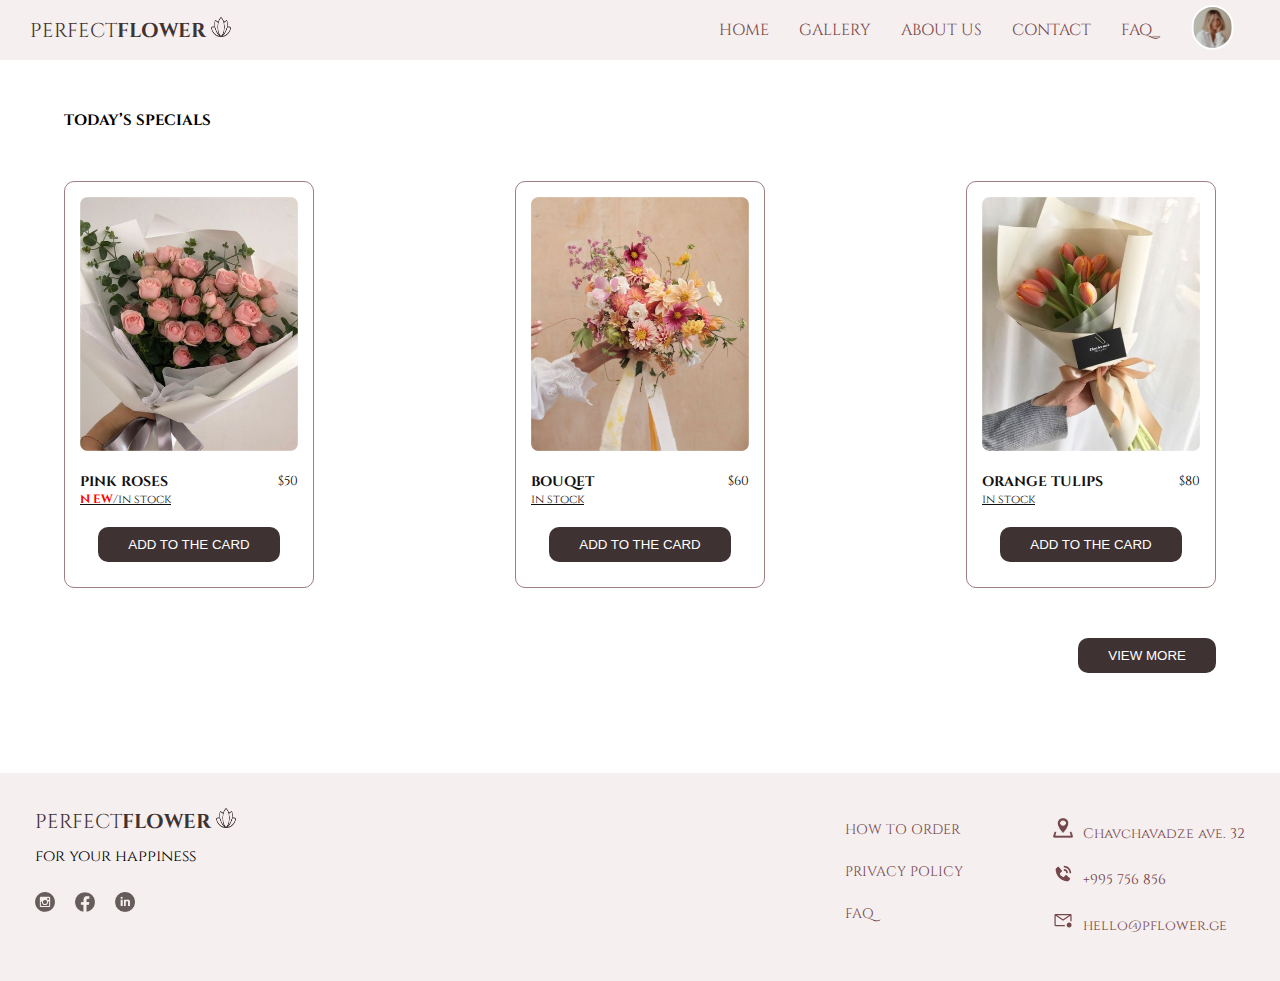
<file: index.html>
<!DOCTYPE html>
<html lang="en">
<head>
	<meta charset="UTF-8">
	<meta http-equiv="X-UA-Compatible" content="IE=edge">
	<meta name="viewport" content="width=device-width, initial-scale=1.0">
	<link rel="preconnect" href="https://fonts.googleapis.com">
	<link rel="preconnect" href="https://fonts.gstatic.com" crossorigin>
	<link href="https://fonts.googleapis.com/css2?family=Cinzel&display=swap" rel="stylesheet">
	<link rel="stylesheet" href="css/style.css">
	<title>Document</title>
</head>
<body>
	<header>
		<nav class="navbar">
			<div class="navbar-left">
				<a href="index.html">
					PERFECT<span>FLOWER</span>
					<img src="img/header-flower.png" alt="">
				</a>
			</div>
			<div class="navbar-right">
				<ul class="nav-item">
					<li class="nav-items"><a href="index.html">HOME</a></li>
					<li class="nav-items"><a href="gallery.html">GALLERY</a></li>
					<li class="nav-items"><a href="about.html">ABOUT US</a></li>
					<li class="nav-items"><a href="contact.html">CONTACT</a></li>
					<li class="nav-items"><a href="faq.html">FAQ_</a></li>
					<li class="nav-items">
						<img class="profile-img" src="img/home-header-image.svg" alt="">
					</li>
				</ul>
			</div>
		</nav>
	</header>

	<main>
		<section class="top-section">
			<h3>TODAY’S SPECIALS</h3>
		</section>
		<section class="middle-section">
			<div class="bottom-section-left">
				<img src="img/home-first-image.png" alt="">
				<div class="bottom-section-flex">
					<div class="bottom-section-flex-left">
						<h4>PINK ROSES</h4>
						<p><span>N EW</span>/in stock</p>
					</div>
					<div class="bottom-section-flex-right"><p>$50</p></div>
				</div>
				<button class="btn add-to-card">ADD TO THE CARD</button>
			</div>
			<div class="bottom-section-middle">
				<img src="img/home-second-image.png" alt="">
				<div class="bottom-section-flex">
					<div class="bottom-section-flex-left">
						<h4>BOUQET</h4>
						<p>in stock</p>
					</div>
					<div class="bottom-section-flex-right"><p>$60</p></div>
				</div>
				<button class="btn add-to-card">ADD TO THE CARD</button>
			</div>
			<div class="bottom-section-right">
				<img src="img/home-third-image.png" alt="">
				<div class="bottom-section-flex">
					<div class="bottom-section-flex-left">
						<h4>ORANGE TULIPS</h4>
						<p>in stock</p>
					</div>
					<div class="bottom-section-flex-right"><p>$80</p></div>
				</div>
				<button class="btn add-to-card">ADD TO THE CARD</button>
			</div>
		</section>
		
		<section class="bottom-btn">
			<button class="btn view">VIEW MORE</button>
		</section>

	</main>

	<footer>
		<div class="footer-left">
			<div class="navbar-left footer-top">
				<a href="index.html">
					PERFECT<span>FLOWER</span>
					<img src="img/header-flower.png" alt="">
				</a>
				<p>for your happiness</p>
				<ul class="footer-icons">
					<img src="img/instagram.svg" alt="">
					<img src="img/facebook.png" alt="">
					<img src="img/in.png" alt="">
				</ul>
			</div>
		</div>
		<div class="footer-right">
			<div class="footer-right-left">
				<ul>
					<li><a href="#">HOW TO ORDER</a></li>
					<li><a href="#">PRIVACY POLICY</a></li>
					<li><a href="#">FAQ</a></li>
				</ul>
			</div>
			<div class="footer-right-right">
				<ul>
					<li><img src="img/location.png" alt=""><a href="#">Chavchavadze ave. 32</a></li>
					<li><img src="img/call.svg" alt=""><a href="#">+995 756 856</a></li>
					<li><img src="img/email.svg" alt=""><a href="#">hello@pflower.ge</a></li>
				</ul>
			</div>
		</div>
	</footer>

	<script src="js/scirpt.js"></script>
</body>
</html>
</file>
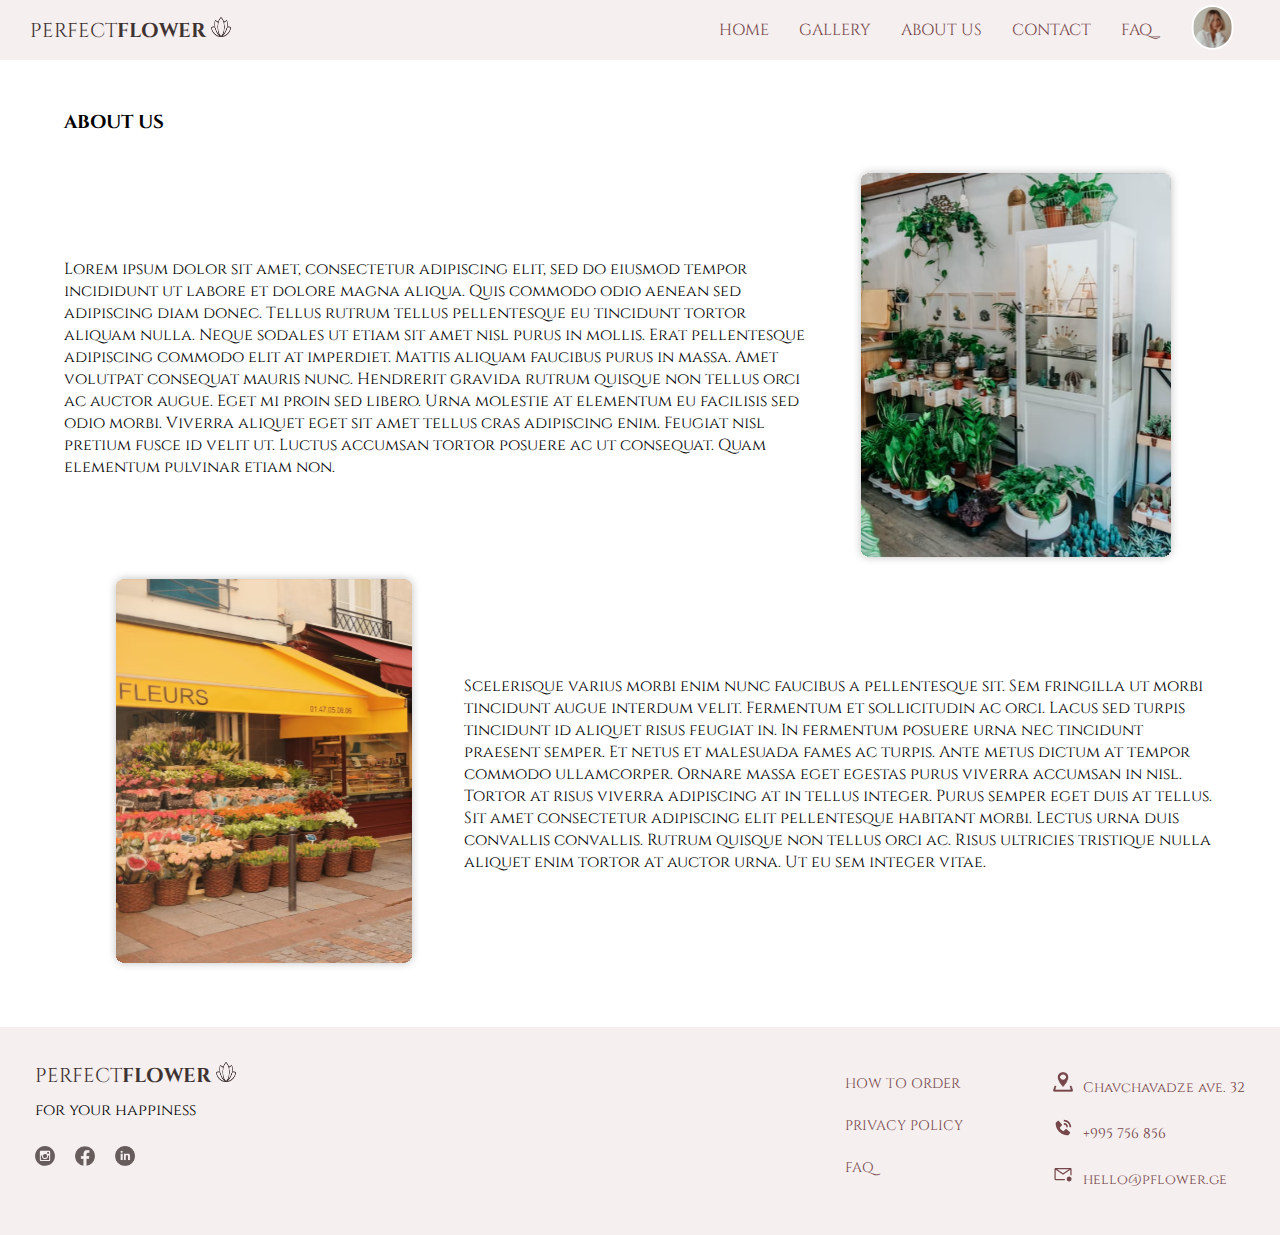
<file: about.html>
<!DOCTYPE html>
<html lang="en">
<head>
	<meta charset="UTF-8">
	<meta http-equiv="X-UA-Compatible" content="IE=edge">
	<meta name="viewport" content="width=device-width, initial-scale=1.0">
	<link rel="preconnect" href="https://fonts.gstatic.com" crossorigin>
	<link href="https://fonts.googleapis.com/css2?family=Cinzel&display=swap" rel="stylesheet">
	<link rel="stylesheet" href="css/style.css">
	<title>About us</title>
</head>
<body>
	<header>
		<nav class="navbar">
			<div class="navbar-left">
				<a href="index.html">
					PERFECT<span>FLOWER</span>
					<img src="img/header-flower.png" alt="">
				</a>
			</div>
			<div class="navbar-right">
				<ul class="nav-item">
					<li class="nav-items"><a href="index.html">HOME</a></li>
					<li class="nav-items"><a href="gallery.html">GALLERY</a></li>
					<li class="nav-items"><a href="about.html">ABOUT US</a></li>
					<li class="nav-items"><a href="contact.html">CONTACT</a></li>
					<li class="nav-items"><a href="faq.html">FAQ_</a></li>
					<li class="nav-items">
						<img class="profile-img" src="img/home-header-image.svg" alt="">
					</li>
				</ul>
			</div>
		</nav>
	</header>

	<main class="faq">
		<h3>ABOUT US</h3>
		<div class="faq-top-section">
			<div class="faq-top-left">
				<p>
					Lorem ipsum dolor sit amet, consectetur adipiscing elit, sed do eiusmod tempor incididunt ut labore et dolore magna aliqua. Quis commodo odio aenean sed adipiscing diam donec. Tellus rutrum tellus pellentesque eu tincidunt tortor aliquam nulla. Neque sodales ut etiam sit amet nisl purus in mollis. Erat pellentesque adipiscing commodo elit at imperdiet. Mattis aliquam faucibus purus in massa. Amet volutpat consequat mauris nunc. Hendrerit gravida rutrum quisque non tellus orci ac auctor augue. Eget mi proin sed libero. Urna molestie at elementum eu facilisis sed odio morbi. Viverra aliquet eget sit amet tellus cras adipiscing enim. Feugiat nisl pretium fusce id velit ut. Luctus accumsan tortor posuere ac ut consequat. Quam elementum pulvinar etiam non.
				</p>
			</div>
			<div class="faq-top-right">
				<img src="img/about-first.svg" alt="">
			</div>
		</div>
		<div class="faq-bottom-section">
			<div class="faq-top-right">
				<img src="img/about-second.svg" alt="">
			</div>
			<div class="faq-top-left">
				<p>
					Scelerisque varius morbi enim nunc faucibus a pellentesque sit. Sem fringilla ut morbi tincidunt augue interdum velit. Fermentum et sollicitudin ac orci. Lacus sed turpis tincidunt id aliquet risus feugiat in. In fermentum posuere urna nec tincidunt praesent semper. Et netus et malesuada fames ac turpis. Ante metus dictum at tempor commodo ullamcorper. Ornare massa eget egestas purus viverra accumsan in nisl. Tortor at risus viverra adipiscing at in tellus integer. Purus semper eget duis at tellus. Sit amet consectetur adipiscing elit pellentesque habitant morbi. Lectus urna duis convallis convallis. Rutrum quisque non tellus orci ac. Risus ultricies tristique nulla aliquet enim tortor at auctor urna. Ut eu sem integer vitae.
				</p>
			</div>
			
		</div>
	</main>

	<footer>
		<div class="footer-left">
			<div class="navbar-left footer-top">
				<a href="index.html">
					PERFECT<span>FLOWER</span>
					<img src="img/header-flower.png" alt="">
				</a>
				<p>for your happiness</p>
				<ul class="footer-icons">
					<img src="img/instagram.svg" alt="">
					<img src="img/facebook.png" alt="">
					<img src="img/in.png" alt="">
				</ul>
			</div>
		</div>
		<div class="footer-right">
			<div class="footer-right-left">
				<ul>
					<li><a href="#">HOW TO ORDER</a></li>
					<li><a href="#">PRIVACY POLICY</a></li>
					<li><a href="#">FAQ</a></li>
				</ul>
			</div>
			<div class="footer-right-right">
				<ul>
					<li><img src="img/location.png" alt=""><a href="#">Chavchavadze ave. 32</a></li>
					<li><img src="img/call.svg" alt=""><a href="#">+995 756 856</a></li>
					<li><img src="img/email.svg" alt=""><a href="#">hello@pflower.ge</a></li>
				</ul>
			</div>
		</div>
	</footer>

	<script src="js/scirpt.js"></script>
</body>
</html>
</file>
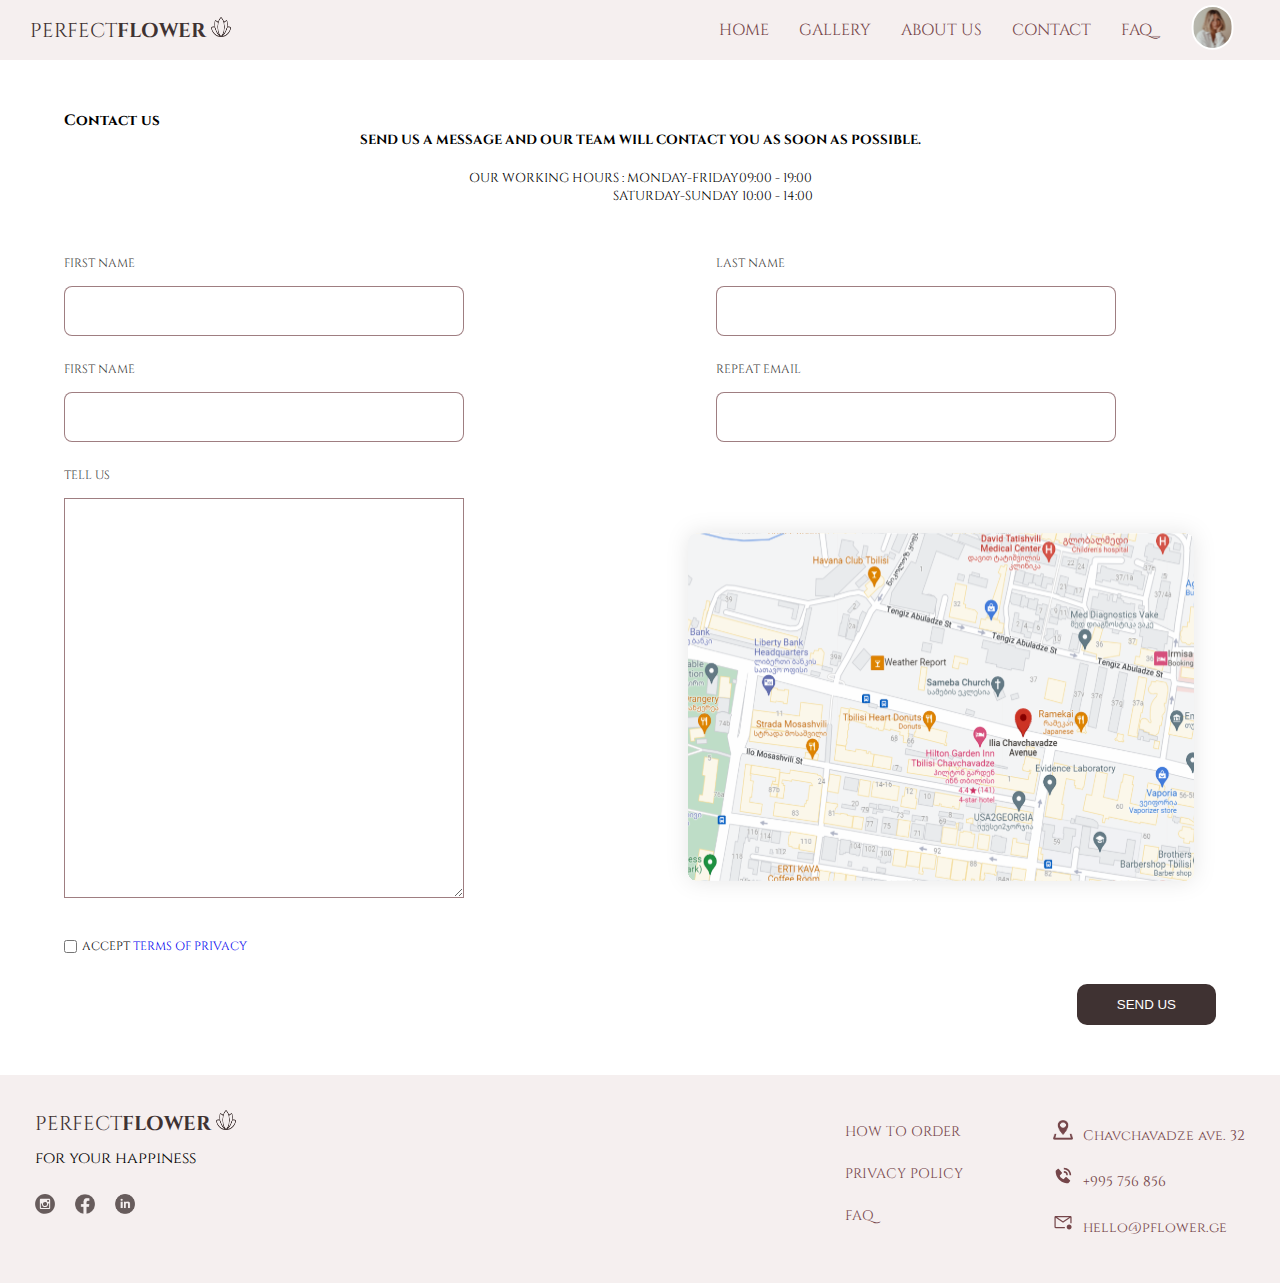
<file: contact.html>
<!DOCTYPE html>
<html lang="en">
<head>
  <meta charset="UTF-8">
  <meta http-equiv="X-UA-Compatible" content="IE=edge">
  <meta name="viewport" content="width=device-width, initial-scale=1.0">
  <link rel="preconnect" href="https://fonts.gstatic.com" crossorigin>
	<link href="https://fonts.googleapis.com/css2?family=Cinzel&display=swap" rel="stylesheet">
	<link rel="stylesheet" href="css/style.css">
  <title>Contact</title>
</head>
<body>
  <header>
		<nav class="navbar">
			<div class="navbar-left">
				<a href="index.html">
					PERFECT<span>FLOWER</span>
					<img src="img/header-flower.png" alt="">
				</a>
			</div>
			<div class="navbar-right">
				<ul class="nav-item">
					<li class="nav-items"><a href="index.html">HOME</a></li>
					<li class="nav-items"><a href="gallery.html">GALLERY</a></li>
					<li class="nav-items"><a href="about.html">ABOUT US</a></li>
					<li class="nav-items"><a href="contact.html">CONTACT</a></li>
					<li class="nav-items"><a href="faq.html">FAQ_</a></li>
					<li class="nav-items">
						<img class="profile-img" src="img/home-header-image.svg" alt="">
					</li>
				</ul>
			</div>
		</nav>
	</header>

  <main class="contact-main">
    <h3>Contact us</h3>
    <h5>SEND US A MESSAGE AND OUR TEAM WILL CONTACT YOU AS SOON AS POSSIBLE.</h5>
    <p>OUR WORKING HOURS : MONDAY-FRIDAY<span>09:00 - 19:00</span></p>
    <p class="contact-date">SATURDAY-SUNDAY   10:00 - 14:00</p>

    <form action="">
      <div class="form-left">
        <div class="inp">
          <label for="">FIRST NAME</label>
          <input type="text">
        </div>
        <div class="inp">
          <label for="">FIRST NAME</label>
          <input type="text">
        </div>
        <div class="inp">
          <label for="">
            TELL US
          </label>
          <textarea name="" id="" cols="30" rows="10"></textarea>
        </div>
      </div>
      <div class="form-right">
        <div class="inp">
          <label for="">LAST NAME</label>
          <input type="text">
        </div>
        <div class="inp">
          <label for="">REPEAT EMAIL</label>
          <input type="text">
        </div>
        <div class="inp">
          <img src="img/map.svg" alt="">
        </div>
      </div>
    </form>
    <div class="outer-form">
      <input type="checkbox">
      <label for="">
        ACCEPT <a href="#">TERMS OF PRIVACY</a>
      </label>
    </div>

    <div class="contact-btn">
      <button class="btn send">SEND US</button>
    </div>


  </main>

  <footer>
		<div class="footer-left">
			<div class="navbar-left footer-top">
				<a href="index.html">
					PERFECT<span>FLOWER</span>
					<img src="img/header-flower.png" alt="">
				</a>
				<p>for your happiness</p>
				<ul class="footer-icons">
					<img src="img/instagram.svg" alt="">
					<img src="img/facebook.png" alt="">
					<img src="img/in.png" alt="">
				</ul>
			</div>
		</div>
		<div class="footer-right">
			<div class="footer-right-left">
				<ul>
					<li><a href="#">HOW TO ORDER</a></li>
					<li><a href="#">PRIVACY POLICY</a></li>
					<li><a href="#">FAQ</a></li>
				</ul>
			</div>
			<div class="footer-right-right">
				<ul>
					<li><img src="img/location.png" alt=""><a href="#">Chavchavadze ave. 32</a></li>
					<li><img src="img/call.svg" alt=""><a href="#">+995 756 856</a></li>
					<li><img src="img/email.svg" alt=""><a href="#">hello@pflower.ge</a></li>
				</ul>
			</div>
		</div>
	</footer>

	<script src="js/scirpt.js"></script>
</body>
</html>
</file>
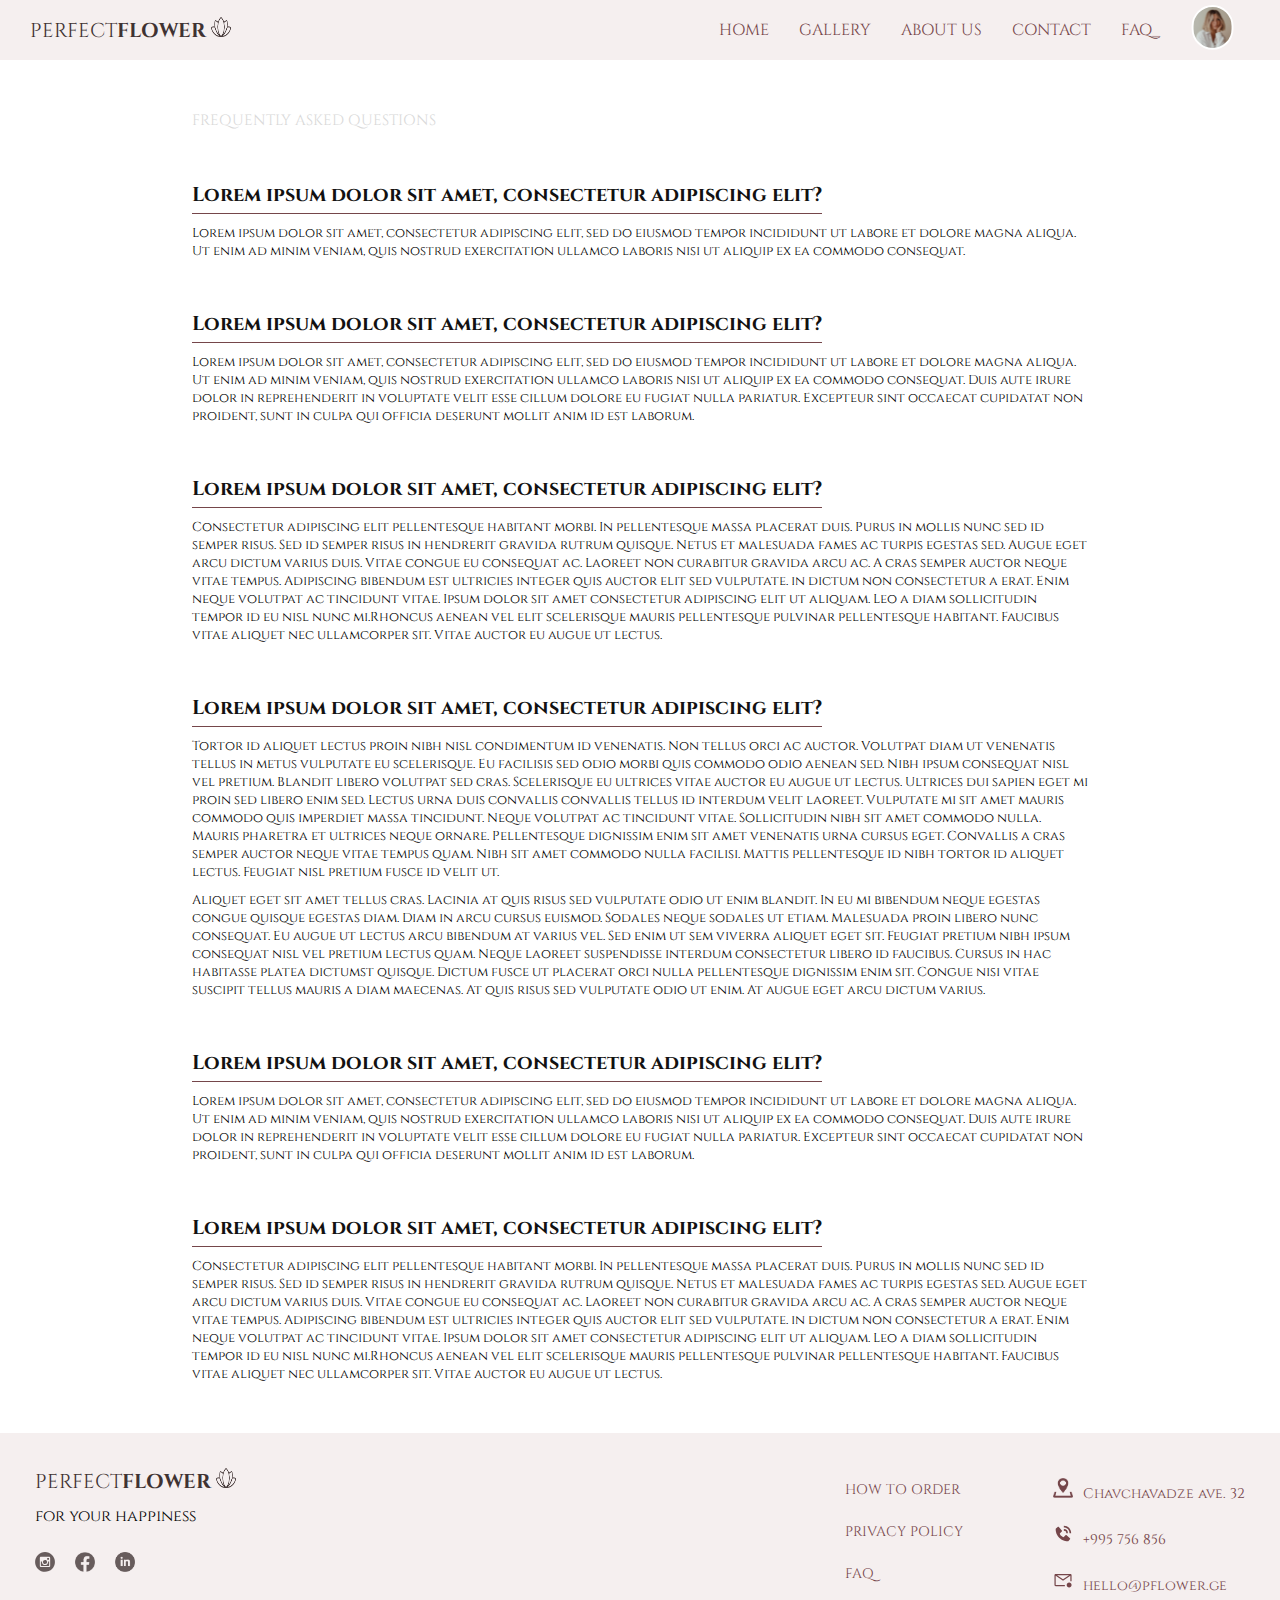
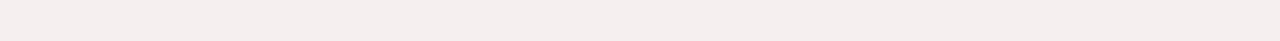
<file: faq.html>
<!DOCTYPE html>
<html lang="en">
<head>
  <meta charset="UTF-8">
  <meta http-equiv="X-UA-Compatible" content="IE=edge">
  <meta name="viewport" content="width=device-width, initial-scale=1.0">
  <link rel="preconnect" href="https://fonts.gstatic.com" crossorigin>
	<link href="https://fonts.googleapis.com/css2?family=Cinzel&display=swap" rel="stylesheet">
	<link rel="stylesheet" href="css/style.css">
  <title>FAQ</title>
</head>
<body>
  <header>
		<nav class="navbar">
			<div class="navbar-left">
				<a href="index.html">
					PERFECT<span>FLOWER</span>
					<img src="img/header-flower.png" alt="">
				</a>
			</div>
			<div class="navbar-right">
				<ul class="nav-item">
					<li class="nav-items"><a href="index.html">HOME</a></li>
					<li class="nav-items"><a href="gallery.html">GALLERY</a></li>
					<li class="nav-items"><a href="about.html">ABOUT US</a></li>
					<li class="nav-items"><a href="contact.html">CONTACT</a></li>
					<li class="nav-items"><a href="faq.html">FAQ_</a></li>
					<li class="nav-items">
						<img class="profile-img" src="img/home-header-image.svg" alt="">
					</li>
				</ul>
			</div>
		</nav>
	</header>


  <main class="about">
    <p class="about-p">FREQUENTLY ASKED QUESTIONS</p>
    <div class="about-text">
      <h6>Lorem ipsum dolor sit amet, consectetur adipiscing elit?</h6>
      <p>Lorem ipsum dolor sit amet, consectetur adipiscing elit, sed do eiusmod tempor incididunt ut labore et dolore magna aliqua. Ut enim ad minim veniam, quis nostrud exercitation ullamco laboris nisi ut aliquip ex ea commodo consequat. </p>
    </div>
    <div class="about-text">
      <h6>Lorem ipsum dolor sit amet, consectetur adipiscing elit?</h6>
      <p>Lorem ipsum dolor sit amet, consectetur adipiscing elit, sed do eiusmod tempor incididunt ut labore et dolore magna aliqua. Ut enim ad minim veniam, quis nostrud exercitation ullamco laboris nisi ut aliquip ex ea commodo consequat. Duis aute irure dolor in reprehenderit in voluptate velit esse cillum dolore eu fugiat nulla pariatur. Excepteur sint occaecat cupidatat non proident, sunt in culpa qui officia deserunt mollit anim id est laborum.</p>
    </div>
    <div class="about-text">
      <h6>Lorem ipsum dolor sit amet, consectetur adipiscing elit?</h6>
      <p>Consectetur adipiscing elit pellentesque habitant morbi. In pellentesque massa placerat duis. Purus in mollis nunc sed id semper risus. Sed id semper risus in hendrerit gravida rutrum quisque. Netus et malesuada fames ac turpis egestas sed. Augue eget arcu dictum varius duis. Vitae congue eu consequat ac. Laoreet non curabitur gravida arcu ac. A cras semper auctor neque vitae tempus. Adipiscing bibendum est ultricies integer quis auctor elit sed vulputate. in dictum non consectetur a erat. Enim neque volutpat ac tincidunt vitae. Ipsum dolor sit amet consectetur adipiscing elit ut aliquam. Leo a diam sollicitudin tempor id eu nisl nunc mi.Rhoncus aenean vel elit scelerisque mauris pellentesque pulvinar pellentesque habitant. Faucibus vitae aliquet nec ullamcorper sit. Vitae auctor eu augue ut lectus.</p>
    </div>
    <div class="about-text">
      <h6>Lorem ipsum dolor sit amet, consectetur adipiscing elit?</h6>
      <p>Tortor id aliquet lectus proin nibh nisl condimentum id venenatis. Non tellus orci ac auctor. Volutpat diam ut venenatis tellus in metus vulputate eu scelerisque. Eu facilisis sed odio morbi quis commodo odio aenean sed. Nibh ipsum consequat nisl vel pretium. Blandit libero volutpat sed cras. Scelerisque eu ultrices vitae auctor eu augue ut lectus. Ultrices dui sapien eget mi proin sed libero enim sed. Lectus urna duis convallis convallis tellus id interdum velit laoreet. Vulputate mi sit amet mauris commodo quis imperdiet massa tincidunt. Neque volutpat ac tincidunt vitae. Sollicitudin nibh sit amet commodo nulla. Mauris pharetra et ultrices neque ornare. Pellentesque dignissim enim sit amet venenatis urna cursus eget. Convallis a cras semper auctor neque vitae tempus quam. Nibh sit amet commodo nulla facilisi. Mattis pellentesque id nibh tortor id aliquet lectus. Feugiat nisl pretium fusce id velit ut.</p>
      <p class="break-p">Aliquet eget sit amet tellus cras. Lacinia at quis risus sed vulputate odio ut enim blandit. In eu mi bibendum neque egestas congue quisque egestas diam. Diam in arcu cursus euismod. Sodales neque sodales ut etiam. Malesuada proin libero nunc consequat. Eu augue ut lectus arcu bibendum at varius vel. Sed enim ut sem viverra aliquet eget sit. Feugiat pretium nibh ipsum consequat nisl vel pretium lectus quam. Neque laoreet suspendisse interdum consectetur libero id faucibus. Cursus in hac habitasse platea dictumst quisque. Dictum fusce ut placerat orci nulla pellentesque dignissim enim sit. Congue nisi vitae suscipit tellus mauris a diam maecenas. At quis risus sed vulputate odio ut enim. At augue eget arcu dictum varius.</p>
    </div>
    <div class="about-text">
      <h6>Lorem ipsum dolor sit amet, consectetur adipiscing elit?</h6>
      <p>Lorem ipsum dolor sit amet, consectetur adipiscing elit, sed do eiusmod tempor incididunt ut labore et dolore magna aliqua. Ut enim ad minim veniam, quis nostrud exercitation ullamco laboris nisi ut aliquip ex ea commodo consequat. Duis aute irure dolor in reprehenderit in voluptate velit esse cillum dolore eu fugiat nulla pariatur. Excepteur sint occaecat cupidatat non proident, sunt in culpa qui officia deserunt mollit anim id est laborum.</p>
    </div>
    <div class="about-text about-last-text">
      <h6>Lorem ipsum dolor sit amet, consectetur adipiscing elit?</h6>
      <p>Consectetur adipiscing elit pellentesque habitant morbi. In pellentesque massa placerat duis. Purus in mollis nunc sed id semper risus. Sed id semper risus in hendrerit gravida rutrum quisque. Netus et malesuada fames ac turpis egestas sed. Augue eget arcu dictum varius duis. Vitae congue eu consequat ac. Laoreet non curabitur gravida arcu ac. A cras semper auctor neque vitae tempus. Adipiscing bibendum est ultricies integer quis auctor elit sed vulputate. in dictum non consectetur a erat. Enim neque volutpat ac tincidunt vitae. Ipsum dolor sit amet consectetur adipiscing elit ut aliquam. Leo a diam sollicitudin tempor id eu nisl nunc mi.Rhoncus aenean vel elit scelerisque mauris pellentesque pulvinar pellentesque habitant. Faucibus vitae aliquet nec ullamcorper sit. Vitae auctor eu augue ut lectus.</p>
    </div>
  </main>


  <footer>
		<div class="footer-left">
			<div class="navbar-left footer-top">
				<a href="index.html">
					PERFECT<span>FLOWER</span>
					<img src="img/header-flower.png" alt="">
				</a>
				<p>for your happiness</p>
				<ul class="footer-icons">
					<img src="img/instagram.svg" alt="">
					<img src="img/facebook.png" alt="">
					<img src="img/in.png" alt="">
				</ul>
			</div>
		</div>
		<div class="footer-right">
			<div class="footer-right-left">
				<ul>
					<li><a href="#">HOW TO ORDER</a></li>
					<li><a href="#">PRIVACY POLICY</a></li>
					<li><a href="#">FAQ</a></li>
				</ul>
			</div>
			<div class="footer-right-right">
				<ul>
					<li><img src="img/location.png" alt=""><a href="#">Chavchavadze ave. 32</a></li>
					<li><img src="img/call.svg" alt=""><a href="#">+995 756 856</a></li>
					<li><img src="img/email.svg" alt=""><a href="#">hello@pflower.ge</a></li>
				</ul>
			</div>
		</div>
	</footer>

	<script src="js/scirpt.js"></script>

</body>
</html>
</file>
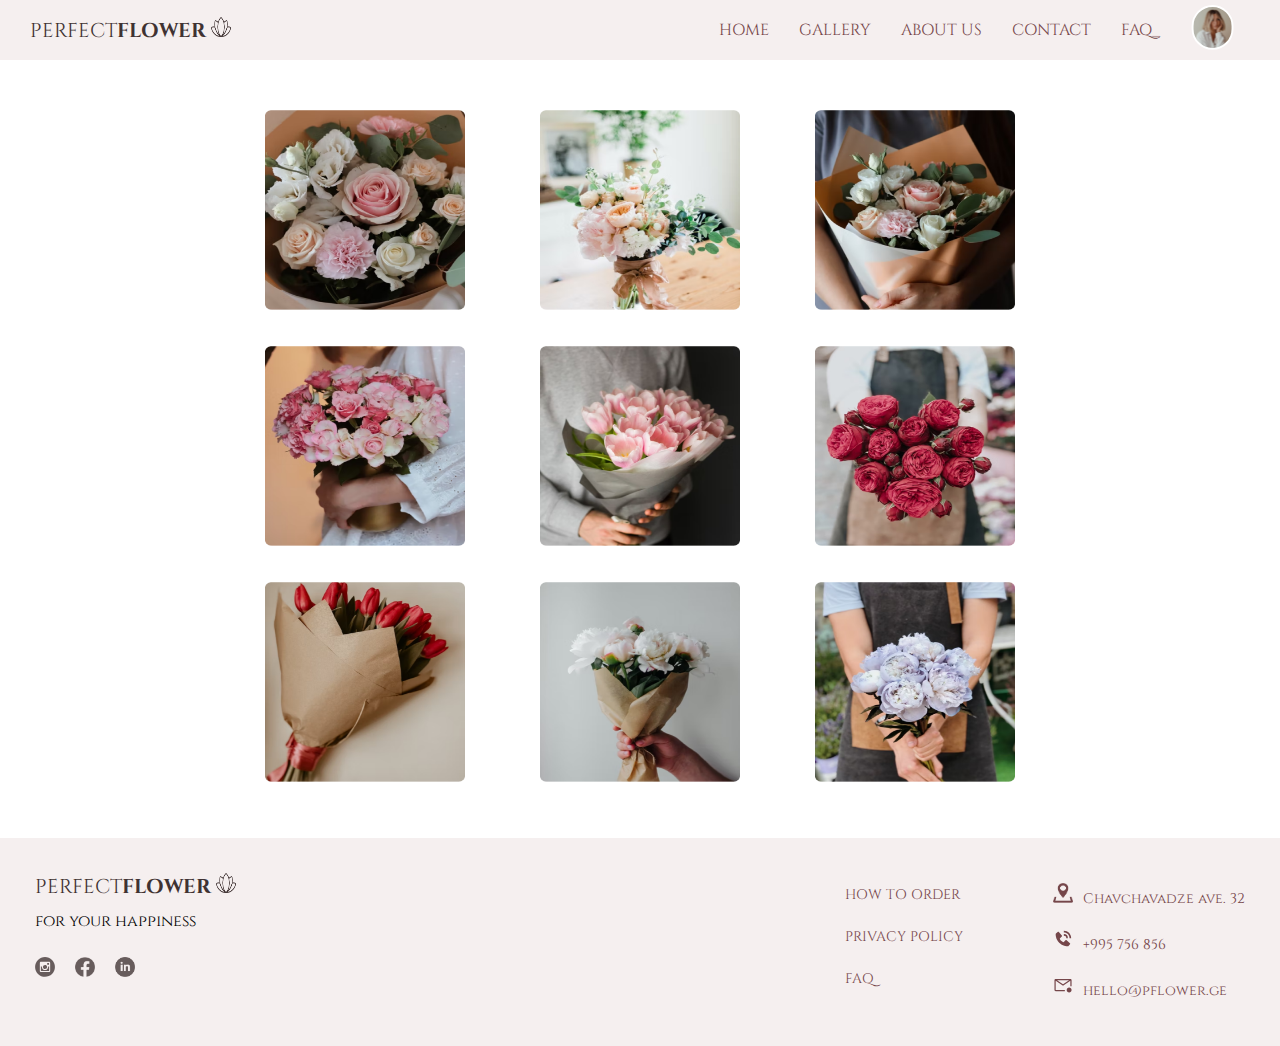
<file: gallery.html>
<!DOCTYPE html>
<html lang="en">
<head>
  <meta charset="UTF-8">
  <meta http-equiv="X-UA-Compatible" content="IE=edge">
  <meta name="viewport" content="width=device-width, initial-scale=1.0">
  <link rel="preconnect" href="https://fonts.gstatic.com" crossorigin>
	<link href="https://fonts.googleapis.com/css2?family=Cinzel&display=swap" rel="stylesheet">
	<link rel="stylesheet" href="css/style.css">
  <title>Gallery</title>
</head>
<body>
  <header>
		<nav class="navbar">
			<div class="navbar-left">
				<a href="index.html">
					PERFECT<span>FLOWER</span>
					<img src="img/header-flower.png" alt="">
				</a>
			</div>
			<div class="navbar-right">
				<ul class="nav-item">
					<li class="nav-items"><a href="index.html">HOME</a></li>
					<li class="nav-items"><a href="gallery.html">GALLERY</a></li>
					<li class="nav-items"><a href="about.html">ABOUT US</a></li>
					<li class="nav-items"><a href="contact.html">CONTACT</a></li>
					<li class="nav-items"><a href="faq.html">FAQ_</a></li>
					<li class="nav-items">
						<img class="profile-img" src="img/home-header-image.svg" alt="">
					</li>
				</ul>
			</div>
		</nav>
	</header>


  <main class="gallery-flex">
    <div class="main-images">
      <img src="img/gallery-first.png" alt="">
    </div>
    <div class="main-images">
      <img src="img/gallery-second.png" alt="">

    </div>
    <div class="main-images">
      <img src="img/gallery-third.png" alt="">

    </div>
    <div class="main-images">
      <img src="img/gallery-four.png" alt="">

    </div>
    <div class="main-images">
      <img src="img/gallery-five.png" alt="">

    </div>
    <div class="main-images">
      <img src="img/gallery-six.png" alt="">

    </div>
    <div class="main-images">
      <img src="img/gallery-seven.png" alt="">

    </div>
    <div class="main-images">
      <img src="img/gallery-eight.png" alt="">

    </div>
    <div class="main-images">
      <img src="img/gallery-nine.png" alt="">

    </div>
  </main>

  <footer>
		<div class="footer-left">
			<div class="navbar-left footer-top">
				<a href="index.html">
					PERFECT<span>FLOWER</span>
					<img src="img/header-flower.png" alt="">
				</a>
				<p>for your happiness</p>
				<ul class="footer-icons">
					<img src="img/instagram.svg" alt="">
					<img src="img/facebook.png" alt="">
					<img src="img/in.png" alt="">
				</ul>
			</div>
		</div>
		<div class="footer-right">
			<div class="footer-right-left">
				<ul>
					<li><a href="#">HOW TO ORDER</a></li>
					<li><a href="#">PRIVACY POLICY</a></li>
					<li><a href="#">FAQ</a></li>
				</ul>
			</div>
			<div class="footer-right-right">
				<ul>
					<li><img src="img/location.png" alt=""><a href="#">Chavchavadze ave. 32</a></li>
					<li><img src="img/call.svg" alt=""><a href="#">+995 756 856</a></li>
					<li><img src="img/email.svg" alt=""><a href="#">hello@pflower.ge</a></li>
				</ul>
			</div>
		</div>
	</footer>

	<script src="js/scirpt.js"></script>



</body>
</html>
</file>
<file: css/style.css>
* {
  margin: 0;
  padding: 0;
  box-sizing: border-box;
}

body {
  font-family: 'Cinzel', serif;
}

header {
  width: 100%;
  height: 60px;
  padding: 0 30px;
  background-color: #F5EFEF;
}

a {
  text-decoration: none;
  cursor: pointer;
}

a:hover {
  color: #3F3232;
  font-weight: bold;
}

button {
  cursor: pointer;
}

ul {
  list-style: none;
}

.navbar {
  display: flex;
  justify-content: space-between;
  height: 100%;
  align-items: center;
}

.navbar-left img {
  width: 20px;
  height: 20px;
}

.navbar-left a {
  font-size: 20px;
  color: #3F3232;
}

.navbar-left a span {
  font-weight: bold;
}

.nav-item {
  display: flex;
  align-items: center;
}

.nav-items {
  display: inline-block;
  margin: 0 15px;
}

.nav-items a {
  color: #75464A;
  transition: 0.3s ease all;
}

.profile-img {
  width: 45px;
  height: 45px;
}

main {
  width: 90%;
  margin-top: 50px;
  margin-left: auto;
  margin-right: auto;
}

.top-section {
  margin-bottom: 50px;
}

.top-section h3 {
  font-size: 15px;
}

.middle-section {
  display: flex;
  justify-content: space-between;
}

.middle-section > div {
  width: 250px;
  border: 1px solid #75464AB2;
  border-radius: 10px;
  padding: 15px;
}

.middle-section img {
  width: 100%;
}

.bottom-section-flex {
  display: flex;
  justify-content: space-between;
  margin-top: 15px;
}

.bottom-section-flex-left h4 {
  font-size: 14px;
  color: #121111;
}

.bottom-section-flex-left p {
  font-size: 12px;
  text-decoration: underline;
  color: #121111;
  
}

.bottom-section-flex-left p span {
  color: #FF0000;
  font-weight: bold;
}

.bottom-section-flex-right p {
  font-size: 13px;
}

.btn {
  border: none;
  color: #fff;
  background-color: #3F3232;
  border-radius: 10px;
}

.bottom-section-left button, .bottom-section-right button, .bottom-section-middle button {
  display: block;
  margin: 20px auto 10px;
  padding: 10px 30px;
  
}

.view {
  padding: 10px 30px;
  display: block;
  margin-left: auto;
  margin-top: 50px;
  margin-bottom: 100px;
}

footer {
  background-color: #F5EFEF;
  display: flex;
  justify-content: space-between;
  padding: 35px;
}

footer img {
  width: 20px;
  height: 20px;
}

.footer-left p {
  margin: 10px 0 25px;
}

.footer-right {
  display: flex;
  width: 400px;
  justify-content: space-between;
}

.footer-icons {
  display: flex;
  width: 100px;
  justify-content: space-between;
  margin-top: 10px;
}


.footer-right li {
  margin: 10px 0;
}

.footer-right a {
  font-size: 14px;
  color: #75464A;
}

.footer-right-right a {
  margin-left: 10px;
}

.footer-right-right ul, .footer-right-left ul {
  display: flex;
  flex-direction: column;
}

.main-images {
  overflow: hidden;
}

.main-images img {
  width: 200px;
  height: 200px;
  transform: scale(1);
  transition: 0.6s;
}

.main-images img:hover {
  transform: scale(1.5);

}

.gallery-flex {
  width: 750px;
  display: flex;
  justify-content: space-between;
  flex-wrap: wrap;
  gap: 30px;
  margin-bottom: 50px;
}

.about-p {
  color: #D9D9D9;
  font-size: 15px;
}

.about {
  width: 70%;
}

.about-text {
  margin-top: 50px;
}

.about-text h6 {
  color: #121111;
  font-size: 20px;
  display: inline-block;
  padding-bottom: 5px;
  margin-bottom: 10px;
  border-bottom: 1px solid #75464A;
}

.about-text p {
  font-size: 13px;
}

.break-p {
  display: block;
  margin-top: 10px;
}

.about-last-text {
  margin-bottom: 50px;
}

.contact-main {
  width: 90%;
}

.contact-main > h3 {
  font-size: 15px;
}

.contact-main > h5, .contact-main > p {
  text-align: center;
}

.contact-main > h5 {
  margin-bottom: 20px;
}

.contact-main > p {
  font-size: 13px;
}

.contact-date {
  text-align: right !important;
  width:345px;
  margin: auto;
}

form {
  display: flex;
  justify-content: space-between;
  margin-top: 50px;
}

.inp img {
  width: 550px;
  height: 600px;
  margin-top: -60px;
  margin-left: -50px;
}


.inp label {
  display: block;
  color: #3D3D3D;
  font-size: 12px;
  margin-bottom: 15px;
}

.inp {
  margin-bottom: 25px;
}

.inp input, .inp textarea {
  border: 1px solid #75464AB2;
  padding-left: 15px;
}

.inp textarea {
  height: 400px;
  width: 400px;
}

.inp input {
  border-radius: 8px;
  height: 50px;
  width: 400px;

}

.inp input:focus, .inp textarea:focus {
  outline: 1px solid #75464AB2;
}

.form-left, .form-right {
  display: flex;
  flex-direction: column;
  align-items: flex-start;
}

.outer-form {
  display: flex;
  align-items: center;
  margin-top: -100px;
}

.outer-form label {
  font-size: 12px;
  margin-left: 5px;
}

.send {
  display: block;
  margin-top: 30px;
  padding: 13px 40px;
  margin-left: auto;
  margin-bottom: 50px;
}

.faq {
  width: 90%;
  margin: 50px auto;
}

.faq > h3 {
  margin-bottom: 30px;
}

.faq-top-section, .faq-bottom-section {
  display: flex;
  align-items: center;
  justify-content: space-between;
}

.faq-top-section img, .faq-bottom-section img {
  width: 400px;
  height: 400px;
}
</file>
